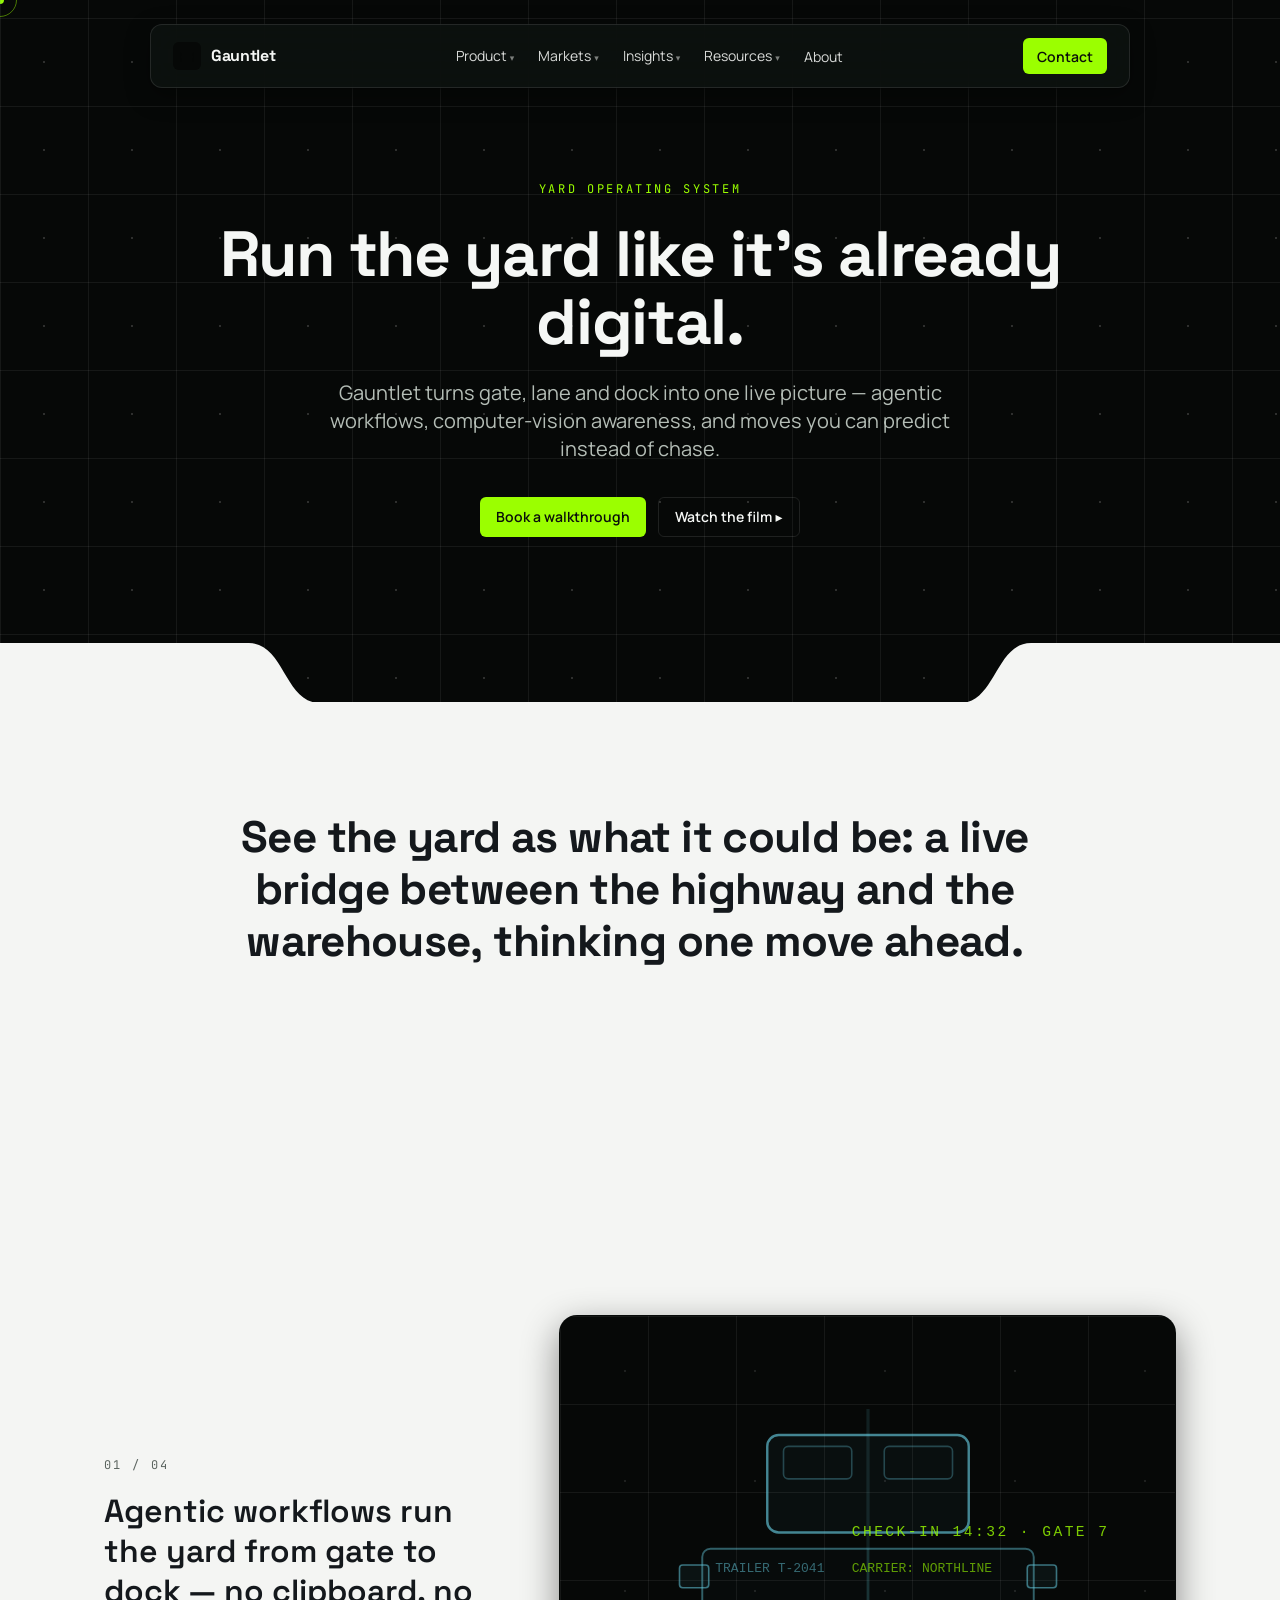
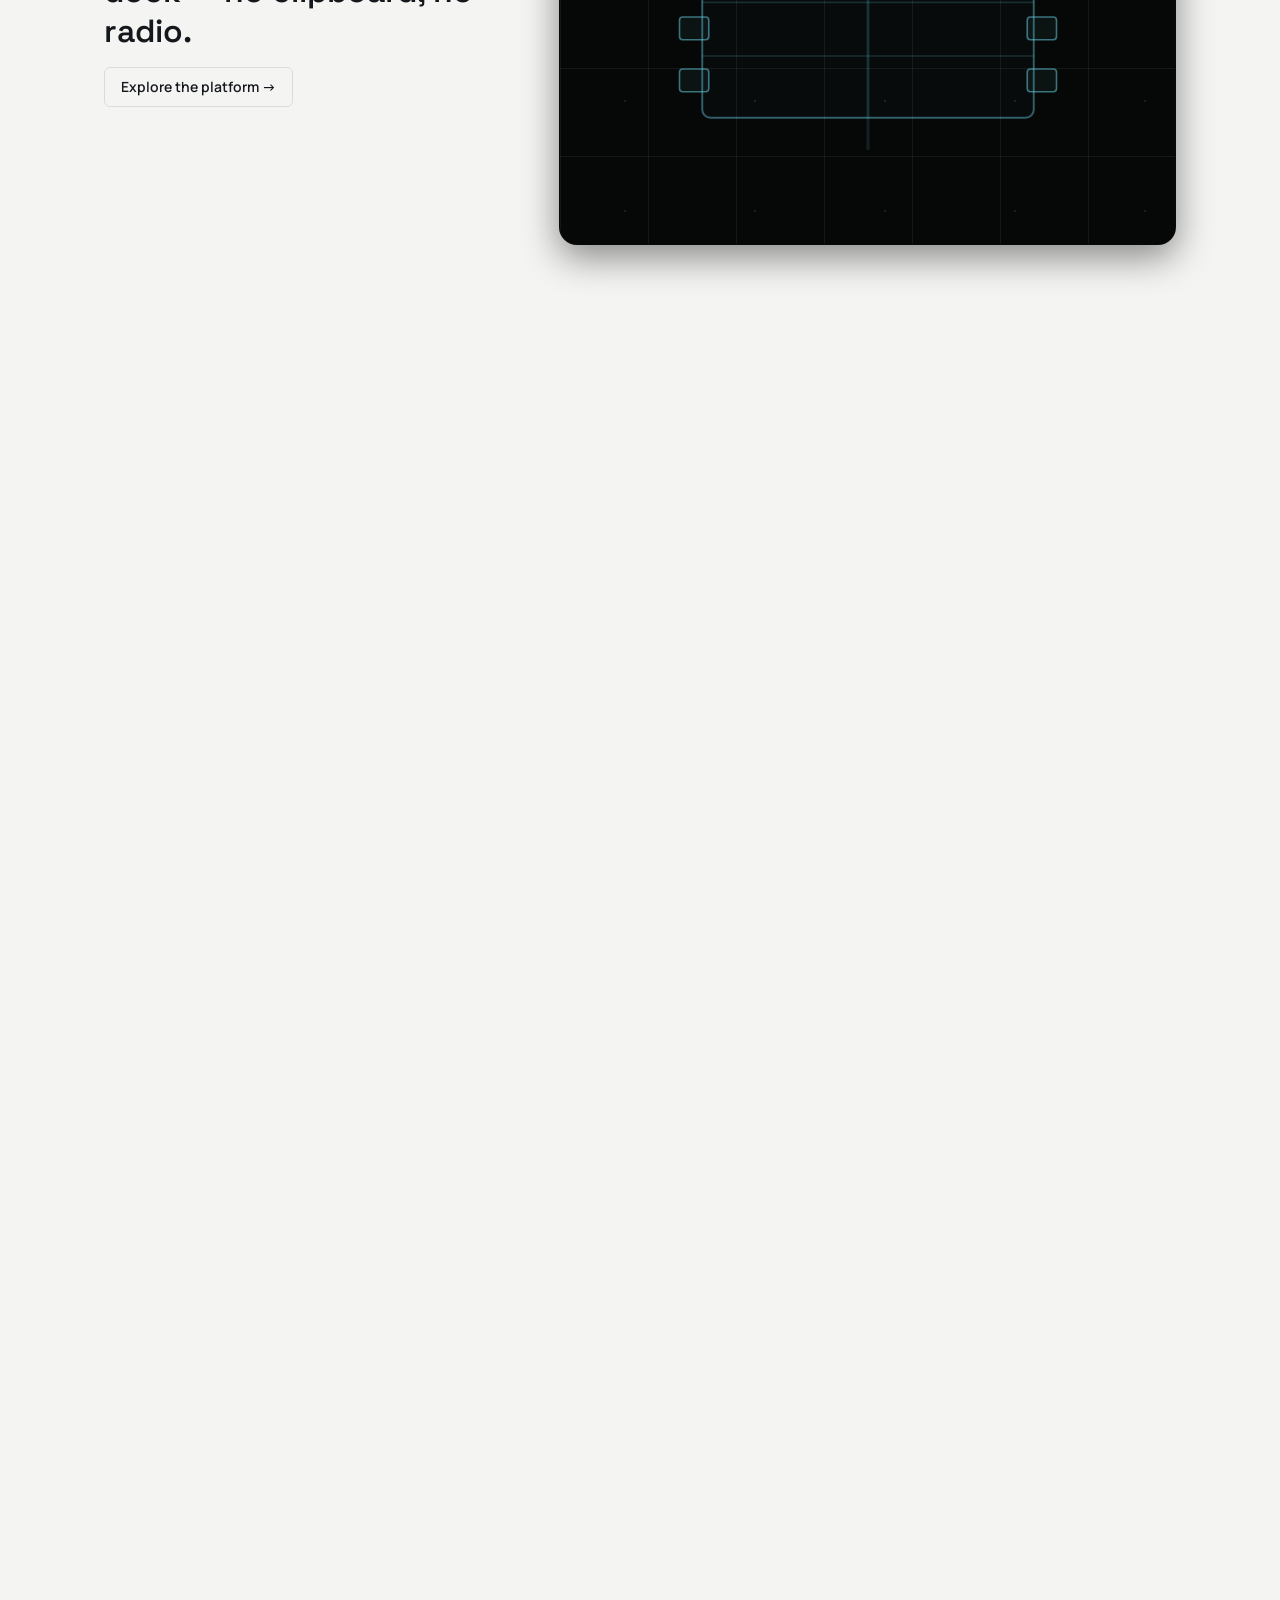
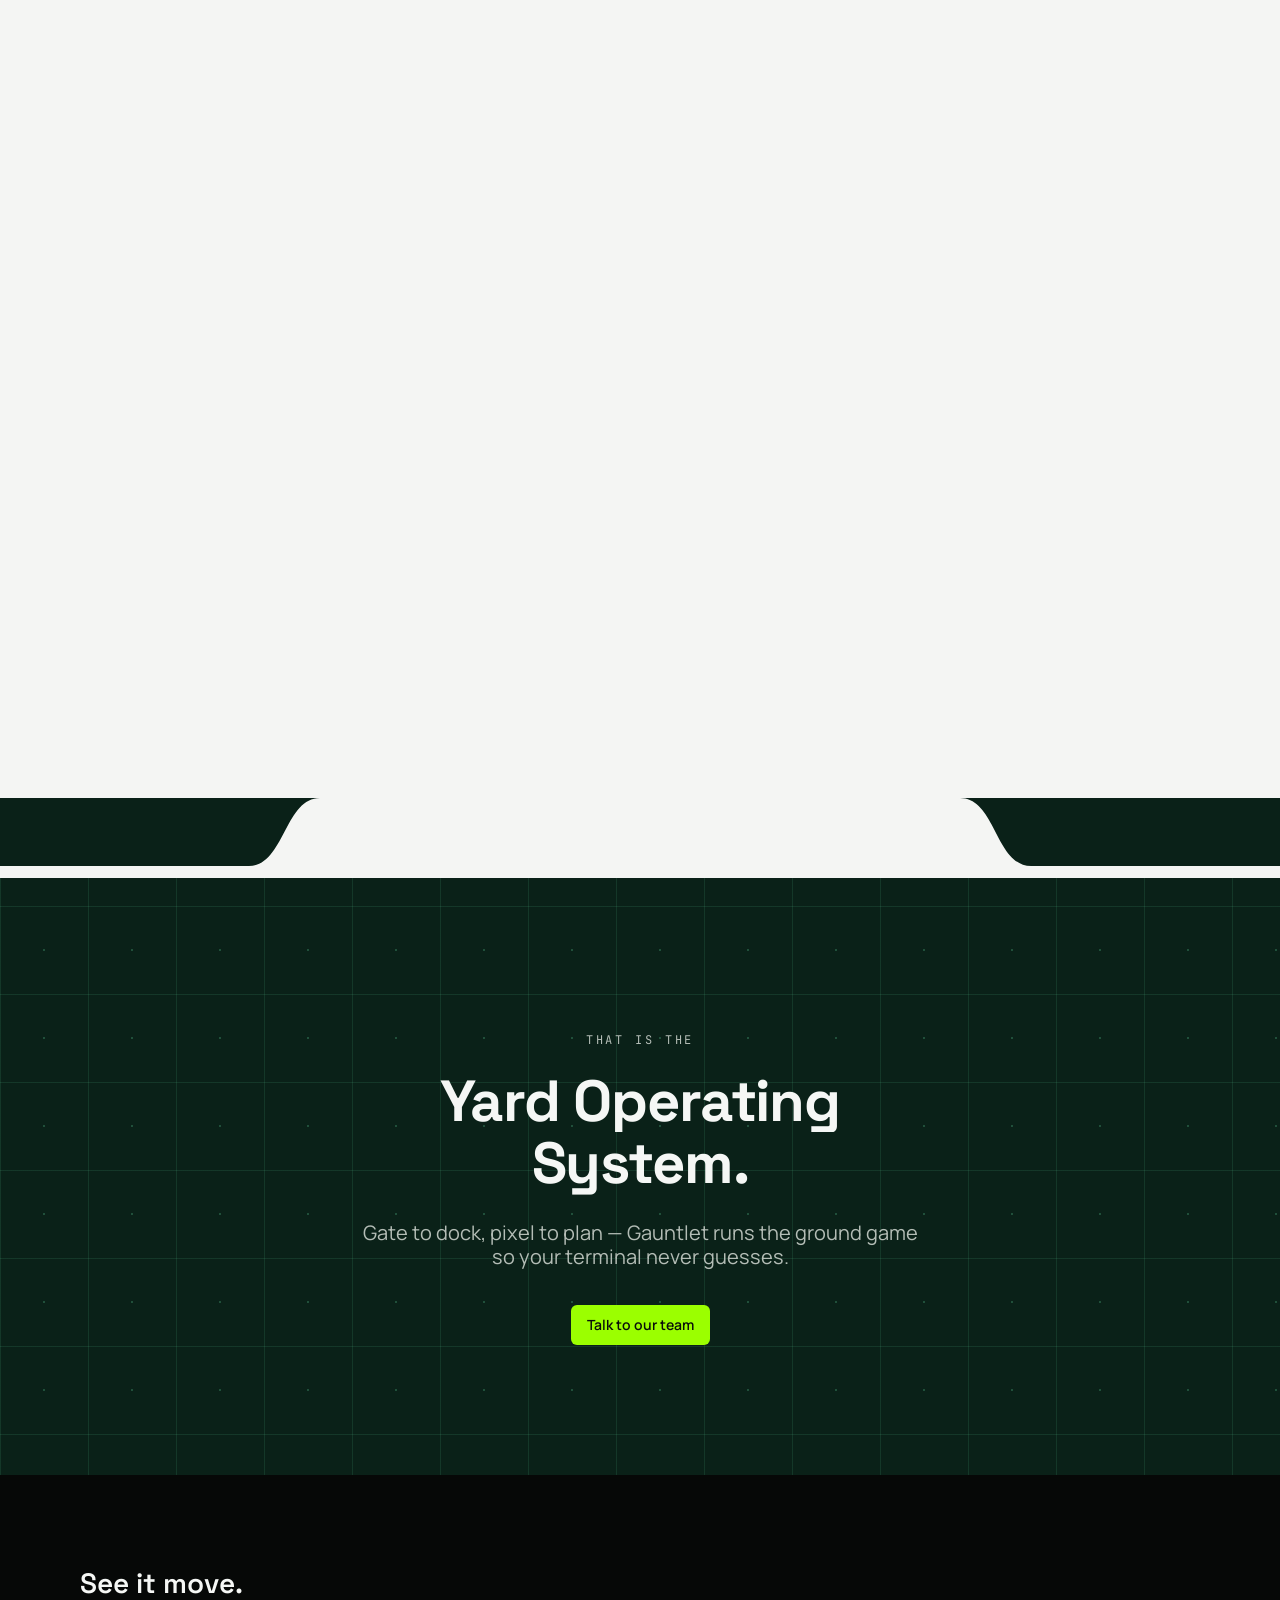
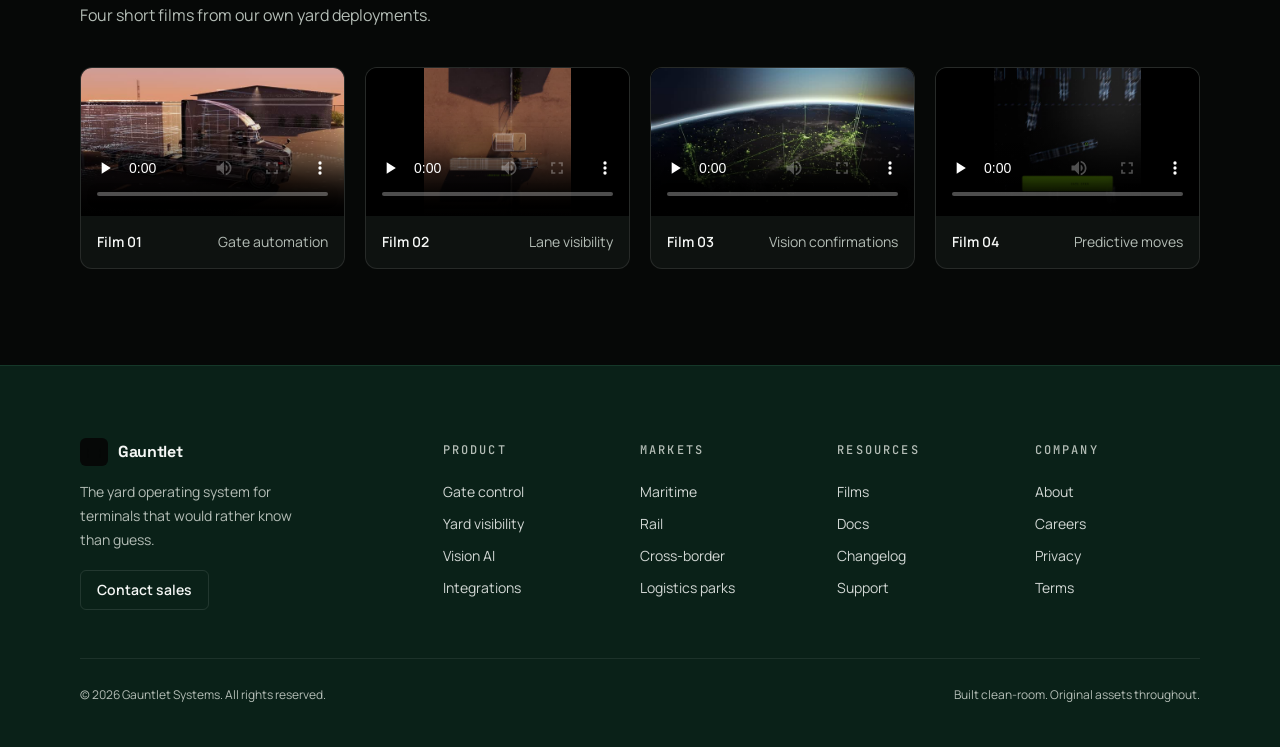
<file: gauntlet-yms.html>
<!DOCTYPE html>
<html lang="en">
<head>
<meta charset="UTF-8">
<meta name="viewport" content="width=device-width, initial-scale=1.0">
<title>Gauntlet — Yard Operating System</title>
<meta name="description" content="Gauntlet YMS: agentic gate-to-dock workflows, computer-vision yard awareness, and one live picture of every move.">
<!--
  Clean-room rebuild (replica-build). Structure/UX patterns from replica/recon.md.
  All copy, names, glyphs and code here are original. Design values come from
  replica/design/tokens.css (see :root below — inlined for single-file shipping).
-->
<link rel="preconnect" href="https://fonts.googleapis.com">
<link rel="preconnect" href="https://fonts.gstatic.com" crossorigin>
<link href="https://fonts.googleapis.com/css2?family=Space+Grotesk:wght@500;600;700&family=Manrope:wght@400;500;600;700&family=JetBrains+Mono:wght@400;500;700&display=swap" rel="stylesheet">
<style>
/* ── tokens.css (generated by replica-design, inlined) ─────────────────── */
*,*::before,*::after{margin:0;padding:0;box-sizing:border-box}
:root{
  --bg-dark:#060807;--bg-light:#f4f5f3;--surface-dark:#0e1210;--surface-light:#ffffff;
  --teal-deep:#0a2118;--border-dark:rgba(255,255,255,.10);--border-light:#d9ddd8;
  --text-on-dark:#f5f7f5;--muted-on-dark:#b4bdb6;--text-on-light:#14181c;--muted-on-light:#5c6560;
  --accent:#9bff00;--on-accent:#0a0f0a;--cyan-viz:#64c8dc;--danger:#e5484d;--success:#46a37c;
  --fs-xs:12px;--lh-xs:16px;--fw-xs:500;--fs-sm:14px;--lh-sm:20px;--fw-sm:400;
  --fs-base:16px;--lh-base:24px;--fw-base:400;--fs-lg:20px;--lh-lg:28px;--fw-lg:500;
  --fs-xl:28px;--lh-xl:34px;--fw-xl:600;--fs-display-sm:40px;--lh-display-sm:46px;--fw-display-sm:700;
  --fs-display:64px;--lh-display:70px;--fw-display:700;
  --r-sm:6px;--r-md:12px;--r-lg:18px;--r-pill:999px;
  --shadow-card:0 1px 2px rgba(0,0,0,.4),0 8px 24px rgba(0,0,0,.35);
  --shadow-pop:0 12px 36px rgba(0,0,0,.45);
  --fast:120ms;--base:240ms;--slow:700ms;--ease:cubic-bezier(.2,.8,.2,1);
  --font-display:'Space Grotesk',system-ui,sans-serif;
  --font-sans:'Manrope',system-ui,-apple-system,'Segoe UI',Roboto,sans-serif;
  --font-mono:'JetBrains Mono',ui-monospace,SFMono-Regular,Menlo,monospace;
  --max-w:1120px;--nav-h:64px;--nav-top:24px;
}
html{scroll-behavior:auto}
body{font-family:var(--font-sans);background:var(--bg-dark);color:var(--text-on-dark);overflow-x:hidden;font-size:var(--fs-base);line-height:var(--lh-base)}
a{color:inherit;text-decoration:none}
:focus-visible{outline:2px solid var(--accent);outline-offset:3px;border-radius:var(--r-sm)}

/* ── custom cursor (pointer:fine only) ── */
#curDot,#curRing{position:fixed;top:0;left:0;pointer-events:none;z-index:9999;border-radius:50%;transform:translate(-50%,-50%);will-change:transform;display:none}
#curDot{width:8px;height:8px;background:var(--accent);mix-blend-mode:difference}
#curRing{width:34px;height:34px;border:1.5px solid rgba(155,255,0,.45);z-index:9998;transition:width var(--base) var(--ease),height var(--base) var(--ease),border-color var(--base)}
@media (pointer:fine){body.cursor-fx{cursor:none}}

/* ── navbar ── */
nav.pill{position:fixed;top:var(--nav-top);left:50%;transform:translateX(-50%);width:min(980px,calc(100% - 32px));height:var(--nav-h);display:flex;align-items:center;justify-content:space-between;gap:16px;padding:0 22px;border-radius:var(--r-md);border:1px solid var(--border-dark);background:rgba(14,18,16,.85);backdrop-filter:blur(18px) saturate(160%);-webkit-backdrop-filter:blur(18px) saturate(160%);box-shadow:var(--shadow-card);z-index:1000;transition:background var(--base) ease,border-color var(--base) ease,color var(--base) ease}
nav.pill.on-light{background:rgba(255,255,255,.88);border-color:var(--border-light);color:var(--text-on-light)}
nav.pill.on-teal{background:rgba(10,33,24,.92);border-color:rgba(100,220,160,.14)}
.brand{display:flex;align-items:center;gap:10px;flex-shrink:0}
.brand-mark{width:28px;height:28px;border-radius:var(--r-sm);background:currentColor;color:var(--bg-dark);display:grid;place-items:center}
nav.on-light .brand-mark{background:var(--text-on-light)}
.brand-mark svg{width:16px;height:16px;display:block}
.brand-name{font-family:var(--font-display);font-weight:700;font-size:16px;letter-spacing:-.02em;color:inherit}
.nav-links{display:flex;align-items:center;gap:2px;list-style:none}
.nav-links a{font-size:var(--fs-sm);padding:6px 11px;border-radius:8px;color:inherit;opacity:.88;transition:background var(--fast),opacity var(--fast)}
.nav-links a:hover{background:rgba(255,255,255,.09);opacity:1}
nav.on-light .nav-links a:hover{background:rgba(0,0,0,.06)}
.caret{font-size:9px;opacity:.55;margin-left:3px}
.btn{display:inline-flex;align-items:center;justify-content:center;gap:8px;font-family:var(--font-sans);font-weight:600;font-size:var(--fs-sm);border-radius:var(--r-sm);border:0;cursor:pointer;transition:filter var(--fast),transform var(--fast),background var(--fast)}
.btn:active{transform:translateY(1px)}
.btn-primary{background:var(--accent);color:var(--on-accent);height:40px;padding:0 16px}
.btn-primary:hover{filter:brightness(1.07)}
.btn-ghost{background:transparent;color:inherit;border:1px solid var(--border-dark);height:40px;padding:0 16px}
nav.on-light .btn-ghost{border-color:var(--border-light)}
.nav-cta{height:36px;padding:0 14px}
@media (max-width:860px){.nav-links{display:none}}

/* ── grid background layers ── */
.grid-bg{position:absolute;inset:-10% 0;background-image:linear-gradient(rgba(255,255,255,.065) 1px,transparent 1px),linear-gradient(90deg,rgba(255,255,255,.065) 1px,transparent 1px);background-size:88px 88px;pointer-events:none;will-change:transform}
.dots-bg{position:absolute;inset:-10% 0;background-image:radial-gradient(rgba(255,255,255,.16) 1px,transparent 1.4px);background-size:88px 88px;pointer-events:none;will-change:transform}
.teal .grid-bg{background-image:linear-gradient(rgba(100,220,160,.12) 1px,transparent 1px),linear-gradient(90deg,rgba(100,220,160,.12) 1px,transparent 1px)}
.teal .dots-bg{background-image:radial-gradient(rgba(100,220,160,.25) 1px,transparent 1.4px)}

/* ── sections ── */
section{position:relative}
.hero{min-height:78vh;display:grid;place-items:center;padding:calc(var(--nav-top) + var(--nav-h) + 64px) 24px 140px;overflow:hidden}
.hero-inner{position:relative;max-width:var(--max-w);text-align:center;z-index:2}
.eyebrow{font-family:var(--font-mono);font-size:var(--fs-xs);letter-spacing:.22em;text-transform:uppercase;color:var(--accent);margin-bottom:20px}
.hero h1{font-family:var(--font-display);font-size:clamp(34px,6vw,var(--fs-display));line-height:1.06;font-weight:700;letter-spacing:-.02em;max-width:900px;margin:0 auto}
.hero p.sub{color:var(--muted-on-dark);max-width:620px;margin:22px auto 34px;font-size:var(--fs-lg);line-height:var(--lh-lg)}
.hero-actions{display:flex;gap:12px;justify-content:center;flex-wrap:wrap}
.scallop{display:block;width:100%;height:72px;margin-bottom:-1px}

/* thesis band (light) */
.thesis{background:var(--bg-light);color:var(--text-on-light);padding:110px 24px 130px;text-align:center}
.thesis h2{font-family:var(--font-display);font-size:clamp(26px,4.4vw,44px);line-height:1.18;font-weight:700;max-width:920px;margin:0 auto;letter-spacing:-.015em}
.wmask{display:inline-block;overflow:hidden;vertical-align:bottom}
.wmask>span{display:inline-block;transform:translateY(110%);transition:transform var(--slow) var(--ease)}
.revealed .wmask>span{transform:translateY(0)}

/* story (light continues) */
.story{background:var(--bg-light);color:var(--text-on-light);position:relative}
.story-sticky{position:sticky;top:0;min-height:100vh;display:grid;grid-template-columns:minmax(300px,38%) 1fr;align-items:center;gap:48px;max-width:var(--max-w);margin:0 auto;padding:calc(var(--nav-top) + var(--nav-h) + 24px) 24px 48px}
.step-num{font-family:var(--font-mono);font-size:var(--fs-xs);letter-spacing:.2em;color:var(--muted-on-light);margin-bottom:14px}
.titles{position:relative;min-height:150px}
.title{position:absolute;inset:0;font-family:var(--font-display);font-size:clamp(22px,2.6vw,32px);line-height:1.25;font-weight:600;opacity:0;transform:translateY(28px);transition:opacity var(--slow) var(--ease),transform var(--slow) var(--ease);pointer-events:none}
.title.active{opacity:1;transform:translateY(0)}
.title.exit-up{opacity:0;transform:translateY(-18px)}
.viz{position:relative;aspect-ratio:1/.86;background:var(--bg-dark);border:1px solid rgba(20,24,28,.12);border-radius:var(--r-lg);box-shadow:var(--shadow-pop);overflow:hidden}
.viz .grid-bg,.viz .dots-bg{inset:0}
.viz-stars{position:absolute;inset:0;background-image:radial-gradient(rgba(255,255,255,.35) .8px,transparent 1px);background-size:130px 110px;opacity:.28;pointer-events:none}
.scene{position:absolute;inset:0;display:grid;place-items:center;opacity:0;transition:opacity .65s ease}
.scene.active{opacity:1}
.scene svg{width:86%;max-width:520px;height:auto}
#scanLine{position:absolute;left:6%;right:6%;top:18%;height:2px;background:linear-gradient(90deg,transparent,var(--accent),transparent);opacity:0;pointer-events:none}
#scanLine.sweeping{animation:sweep 2.2s var(--ease) 1 forwards}
@keyframes sweep{0%{opacity:0;top:18%}12%{opacity:.9}88%{opacity:.9}100%{opacity:0;top:82%}}
.reticle{transform-origin:center;animation:spin 5s linear infinite}
@keyframes spin{to{transform:rotate(360deg)}}
.pulse{animation:pulse 3s ease-in-out infinite}
@keyframes pulse{0%,100%{r:28}50%{r:36}}
.progress-dots{position:fixed;right:22px;top:50%;transform:translateY(-50%);display:flex;flex-direction:column;gap:12px;z-index:900;opacity:0;transition:opacity var(--base);pointer-events:none}
.progress-dots.show{opacity:1;pointer-events:auto}
.pdot{width:8px;height:8px;border-radius:50%;background:rgba(20,24,28,.28);border:0;cursor:pointer;transition:transform var(--base) var(--ease),background var(--base)}
.pdot.active{background:var(--accent);transform:scale(1.5)}
.story-spacer{height:400vh}

/* closing (teal) */
.closing{background:var(--teal-deep);color:var(--text-on-dark);padding:150px 24px 130px;text-align:center;overflow:hidden}
.closing .inner{position:relative;z-index:2}
.closing .kicker{font-family:var(--font-mono);font-size:var(--fs-xs);letter-spacing:.24em;text-transform:uppercase;color:var(--muted-on-dark);margin-bottom:18px}
.closing h2{font-family:var(--font-display);font-size:clamp(30px,5.4vw,58px);line-height:1.08;font-weight:700;letter-spacing:-.02em}
.closing .lmask{display:block;overflow:hidden}
.closing .lmask>span{display:inline-block;transform:translateY(110%);transition:transform var(--slow) var(--ease)}
.closing.revealed .lmask>span{transform:translateY(0)}
.closing p.after{color:var(--muted-on-dark);max-width:560px;margin:26px auto 36px;font-size:var(--fs-lg)}

/* media strip */
.media{background:var(--bg-dark);padding:96px 24px}
.media .head{max-width:var(--max-w);margin:0 auto 40px}
.media h3{font-family:var(--font-display);font-size:var(--fs-xl);font-weight:600}
.media .head p{color:var(--muted-on-dark);margin-top:8px}
.cards{max-width:var(--max-w);margin:0 auto;display:grid;grid-template-columns:repeat(auto-fit,minmax(260px,1fr));gap:20px}
.card{background:var(--surface-dark);border:1px solid var(--border-dark);border-radius:var(--r-md);overflow:hidden;transition:transform var(--base) var(--ease),box-shadow var(--base),border-color var(--base)}
.card:hover{transform:translateY(-4px);box-shadow:var(--shadow-pop);border-color:rgba(155,255,0,.4)}
.card video{width:100%;aspect-ratio:16/9;display:block;background:#000}
.card .cap{padding:14px 16px;font-size:var(--fs-sm);color:var(--muted-on-dark);display:flex;justify-content:space-between;gap:8px}
.card .cap b{color:var(--text-on-dark);font-weight:600}

/* footer */
footer{background:var(--teal-deep);color:var(--text-on-dark);padding:72px 24px 40px;border-top:1px solid rgba(100,220,160,.12)}
.fgrid{max-width:var(--max-w);margin:0 auto;display:grid;grid-template-columns:2fr repeat(4,1fr);gap:32px}
.fcol h4{font-family:var(--font-mono);font-size:var(--fs-xs);letter-spacing:.18em;text-transform:uppercase;color:var(--muted-on-dark);font-weight:500;margin-bottom:14px}
.fcol a{display:block;font-size:var(--fs-sm);opacity:.85;padding:4px 0}
.fcol a:hover{opacity:1;color:var(--accent)}
.fbottom{max-width:var(--max-w);margin:48px auto 0;padding-top:24px;border-top:1px solid rgba(255,255,255,.08);display:flex;justify-content:space-between;gap:16px;flex-wrap:wrap;font-size:var(--fs-xs);color:var(--muted-on-dark)}
@media (max-width:860px){.fgrid{grid-template-columns:1fr 1fr}}

/* mobile story fallback */
@media (max-width:768px){
  .story-sticky{position:static;min-height:0;grid-template-columns:1fr;padding-top:120px}
  .titles{position:static;min-height:0}
  .title{position:static;opacity:1;transform:none;margin:0 0 18px;pointer-events:auto}
  .step-num,.progress-dots{display:none}
  .story-spacer{height:0}
  .scene{position:static;opacity:1}
  .scenes-mobile{display:grid;gap:18px}
}

/* reduced motion: kill animations, show final states */
@media (prefers-reduced-motion:reduce){
  *,*::before,*::after{animation-duration:.01ms !important;animation-iteration-count:1 !important;transition-duration:.01ms !important}
  .wmask>span,.closing .lmask>span{transform:none !important}
  #curDot,#curRing{display:none !important}
}
</style>
</head>
<body>

<a class="skip-link" href="#main" style="position:absolute;left:-9999px;top:0;background:var(--accent);color:var(--on-accent);padding:8px 14px;z-index:10001;border-radius:0 0 8px 0" onfocus="this.style.left='0'" onblur="this.style.left='-9999px'">Skip to content</a>

<div id="curDot"></div><div id="curRing"></div>

<nav class="pill" id="navbar" aria-label="Primary">
  <a class="brand" href="#" aria-label="Gauntlet home">
    <span class="brand-mark" aria-hidden="true">
      <!-- original glyph: two posts + beam = a yard gate -->
      <svg viewBox="0 0 16 16" fill="none" stroke="currentColor" stroke-width="1.8"><path d="M2 14V4m12 10V4M2 4h12M2 9h12"/></svg>
    </span>
    <span class="brand-name">Gauntlet</span>
  </a>
  <ul class="nav-links">
    <li><a href="#story">Product<span class="caret" aria-hidden="true">▾</span></a></li>
    <li><a href="#closing">Markets<span class="caret" aria-hidden="true">▾</span></a></li>
    <li><a href="#media">Insights<span class="caret" aria-hidden="true">▾</span></a></li>
    <li><a href="#media">Resources<span class="caret" aria-hidden="true">▾</span></a></li>
    <li><a href="#footer">About</a></li>
  </ul>
  <button class="btn btn-primary nav-cta">Contact</button>
</nav>

<main id="main">

<!-- HERO -->
<section class="hero" id="hero" aria-labelledby="heroTitle">
  <div class="grid-bg" data-parallax="25" aria-hidden="true"></div>
  <div class="dots-bg" data-parallax="18" aria-hidden="true"></div>
  <div class="hero-inner">
    <p class="eyebrow">Yard Operating System</p>
    <h1 id="heroTitle">Run the yard like it's already digital.</h1>
    <p class="sub">Gauntlet turns gate, lane and dock into one live picture — agentic workflows, computer-vision awareness, and moves you can predict instead of chase.</p>
    <div class="hero-actions">
      <button class="btn btn-primary">Book a walkthrough</button>
      <button class="btn btn-ghost">Watch the film ▸</button>
    </div>
  </div>
  <svg class="scallop" style="position:absolute;bottom:0;left:0" viewBox="0 0 1440 72" preserveAspectRatio="none" aria-hidden="true">
    <path d="M0,72 L0,12 C0,12 200,12 280,12 C320,12 320,72 360,72 L1080,72 C1120,72 1120,12 1160,12 C1240,12 1440,12 1440,12 L1440,72 Z" fill="var(--bg-light)"/>
  </svg>
</section>

<!-- THESIS -->
<section class="thesis" id="thesis" aria-label="Product thesis">
  <h2 class="reveal-words">See the yard as what it could be: a live bridge between the highway and the warehouse, thinking one move ahead.</h2>
</section>

<!-- SCROLL STORY -->
<section class="story" id="story" aria-label="How Gauntlet works">
  <div class="story-sticky" id="storySticky">
    <div>
      <div class="step-num" id="stepNum" aria-live="polite">01 / 04</div>
      <div class="titles" id="titles">
        <p class="title" data-i="0">Agentic workflows run the yard from gate to dock — no clipboard, no radio.</p>
        <p class="title" data-i="1">One live view of every lane, spot and door. A single pane of glass for the whole operation.</p>
        <p class="title" data-i="2">Computer vision reads the yard through cameras you already own, confirming each move automatically.</p>
        <p class="title" data-i="3">Digitally transformed, data-rich, predictive: the yard starts telling you what happens next.</p>
      </div>
      <p style="margin-top:26px"><button class="btn btn-ghost" style="color:var(--text-on-light);border-color:var(--border-light)">Explore the platform →</button></p>
    </div>
    <div class="viz" role="img" aria-label="Animated schematic of yard operations: truck check-in, dock lanes, AI camera scanning, and an automated gate release.">
      <div class="grid-bg" aria-hidden="true"></div>
      <div class="viz-stars" aria-hidden="true"></div>

      <!-- Scene 0 · check-in -->
      <div class="scene" id="scene0" aria-hidden="true">
        <svg viewBox="0 0 320 210" fill="none">
          <line x1="160" y1="0" x2="160" y2="210" stroke="rgba(100,200,220,.12)" stroke-width="2"/>
          <rect x="98" y="16" width="124" height="60" rx="7" stroke="rgba(100,200,220,.65)" stroke-width="1.5" fill="rgba(100,200,220,.04)"/>
          <rect x="108" y="23" width="42" height="20" rx="3" stroke="rgba(100,200,220,.3)" fill="none"/>
          <rect x="170" y="23" width="42" height="20" rx="3" stroke="rgba(100,200,220,.3)" fill="none"/>
          <rect x="58" y="86" width="204" height="104" rx="5" stroke="rgba(100,200,220,.45)" stroke-width="1.2" fill="rgba(100,200,220,.02)"/>
          <line x1="58" y1="119" x2="262" y2="119" stroke="rgba(100,200,220,.18)"/>
          <line x1="58" y1="152" x2="262" y2="152" stroke="rgba(100,200,220,.18)"/>
          <line x1="160" y1="86" x2="160" y2="190" stroke="rgba(100,200,220,.12)"/>
          <rect x="44" y="96" width="18" height="14" rx="2" stroke="rgba(100,200,220,.55)" fill="rgba(100,200,220,.06)"/>
          <rect x="44" y="128" width="18" height="14" rx="2" stroke="rgba(100,200,220,.55)" fill="rgba(100,200,220,.06)"/>
          <rect x="44" y="160" width="18" height="14" rx="2" stroke="rgba(100,200,220,.55)" fill="rgba(100,200,220,.06)"/>
          <rect x="258" y="96" width="18" height="14" rx="2" stroke="rgba(100,200,220,.55)" fill="rgba(100,200,220,.06)"/>
          <rect x="258" y="128" width="18" height="14" rx="2" stroke="rgba(100,200,220,.55)" fill="rgba(100,200,220,.06)"/>
          <rect x="258" y="160" width="18" height="14" rx="2" stroke="rgba(100,200,220,.55)" fill="rgba(100,200,220,.06)"/>
          <text x="150" y="78" fill="rgba(155,255,0,.8)" font-family="monospace" font-size="9" letter-spacing="1.5">CHECK-IN 14:32 · GATE 7</text>
          <text x="66" y="100" fill="rgba(100,200,220,.5)" font-family="monospace" font-size="8">TRAILER T-2041</text>
          <text x="150" y="100" fill="rgba(155,255,0,.6)" font-family="monospace" font-size="8">CARRIER: NORTHLINE</text>
        </svg>
      </div>

      <!-- Scene 1 · lanes -->
      <div class="scene" id="scene1" aria-hidden="true">
        <svg viewBox="0 0 520 440" fill="none">
          <g transform="translate(20,30)"><rect width="72" height="380" rx="5" stroke="rgba(100,200,220,.22)"/><text x="36" y="-10" text-anchor="middle" fill="rgba(100,200,220,.35)" font-family="monospace" font-size="10">A4</text><rect x="6" y="8" width="60" height="100" rx="3" stroke="rgba(100,200,220,.42)" fill="rgba(100,200,220,.03)"/><rect x="6" y="116" width="60" height="76" rx="3" stroke="rgba(100,200,220,.25)"/></g>
          <g transform="translate(108,30)"><rect width="72" height="380" rx="5" stroke="rgba(100,200,220,.22)"/><text x="36" y="-10" text-anchor="middle" fill="rgba(100,200,220,.35)" font-family="monospace" font-size="10">B1</text><rect x="6" y="8" width="60" height="100" rx="3" stroke="rgba(100,200,220,.42)" fill="rgba(100,200,220,.03)"/></g>
          <g transform="translate(196,30)"><rect width="72" height="380" rx="5" stroke="rgba(155,255,0,.7)" stroke-width="1.5" fill="rgba(155,255,0,.03)"/><text x="36" y="-10" text-anchor="middle" fill="rgba(155,255,0,.8)" font-family="monospace" font-size="10">B2</text><rect x="6" y="8" width="60" height="100" rx="3" stroke="rgba(155,255,0,.55)" stroke-width="1.5" fill="rgba(155,255,0,.05)"/></g>
          <g transform="translate(284,30)"><rect width="72" height="380" rx="5" stroke="rgba(100,200,220,.22)"/><text x="36" y="-10" text-anchor="middle" fill="rgba(100,200,220,.35)" font-family="monospace" font-size="10">C1</text><rect x="6" y="8" width="60" height="100" rx="3" stroke="rgba(100,200,220,.42)" fill="rgba(100,200,220,.03)"/><rect x="6" y="116" width="60" height="76" rx="3" stroke="rgba(100,200,220,.25)"/></g>
          <g transform="translate(372,30)"><rect width="72" height="380" rx="5" stroke="rgba(100,200,220,.22)"/><text x="36" y="-10" text-anchor="middle" fill="rgba(100,200,220,.35)" font-family="monospace" font-size="10">D3</text><rect x="6" y="8" width="60" height="90" rx="3" stroke="rgba(100,200,220,.42)" fill="rgba(100,200,220,.03)"/></g>
          <line x1="20" y1="420" x2="500" y2="420" stroke="rgba(100,200,220,.25)" stroke-width="1.5" stroke-dasharray="8 5"/>
        </svg>
      </div>

      <!-- Scene 2 · vision -->
      <div class="scene" id="scene2" aria-hidden="true">
        <svg viewBox="0 0 520 440" fill="none">
          <g transform="translate(20,30)"><rect width="72" height="380" rx="5" stroke="rgba(100,200,220,.2)"/><rect x="6" y="8" width="60" height="100" rx="3" stroke="rgba(100,200,220,.35)" fill="rgba(100,200,220,.02)"/></g>
          <g transform="translate(108,30)"><rect width="72" height="380" rx="5" stroke="rgba(100,200,220,.2)"/><rect x="6" y="8" width="60" height="100" rx="3" stroke="rgba(100,200,220,.35)" fill="rgba(100,200,220,.02)"/><circle cx="36" cy="58" r="34" stroke="rgba(155,255,0,.5)" stroke-width="1.5" stroke-dasharray="5 3" class="reticle"/><circle cx="36" cy="58" r="4" fill="rgba(155,255,0,.85)"/></g>
          <g transform="translate(196,30)"><rect width="72" height="380" rx="5" stroke="rgba(100,200,220,.2)"/><rect x="6" y="8" width="60" height="100" rx="3" stroke="rgba(100,200,220,.35)" fill="rgba(100,200,220,.02)"/><circle cx="36" cy="58" r="30" stroke="rgba(155,255,0,.4)" stroke-width="1.5" class="pulse"/><circle cx="36" cy="58" r="4" fill="rgba(155,255,0,.65)"/></g>
          <g transform="translate(284,30)"><rect width="72" height="380" rx="5" stroke="rgba(100,200,220,.2)"/><rect x="6" y="8" width="60" height="100" rx="3" stroke="rgba(100,200,220,.35)" fill="rgba(100,200,220,.02)"/><circle cx="36" cy="168" r="34" stroke="rgba(155,255,0,.45)" stroke-width="1.5" stroke-dasharray="6 2" class="reticle"/><circle cx="36" cy="168" r="4" fill="rgba(155,255,0,.7)"/></g>
          <g transform="translate(372,30)"><rect width="72" height="380" rx="5" stroke="rgba(100,200,220,.2)"/><rect x="6" y="8" width="60" height="90" rx="3" stroke="rgba(100,200,220,.35)" fill="rgba(100,200,220,.02)"/></g>
          <rect x="324" y="302" width="60" height="98" rx="4" stroke="rgba(100,200,220,.6)" stroke-width="1.5"/>
          <rect x="330" y="308" width="48" height="38" rx="3" stroke="rgba(100,200,220,.35)"/>
        </svg>
        <div id="scanLine"></div>
      </div>

      <!-- Scene 3 · release -->
      <div class="scene" id="scene3" aria-hidden="true">
        <svg viewBox="0 0 520 460" fill="none">
          <g transform="translate(20,30)"><rect width="72" height="380" rx="5" stroke="rgba(100,200,220,.18)"/><rect x="6" y="8" width="60" height="100" rx="3" stroke="rgba(100,200,220,.3)" fill="rgba(100,200,220,.02)"/></g>
          <g transform="translate(108,30)"><rect width="72" height="380" rx="5" stroke="rgba(100,200,220,.18)"/><rect x="6" y="8" width="60" height="100" rx="3" stroke="rgba(100,200,220,.3)" fill="rgba(100,200,220,.02)"/></g>
          <g transform="translate(196,30)"><rect width="72" height="380" rx="5" stroke="rgba(155,255,0,.6)" stroke-width="1.5" fill="rgba(155,255,0,.04)"/><text x="36" y="-10" text-anchor="middle" fill="rgba(155,255,0,.7)" font-family="monospace" font-size="10">B2</text></g>
          <g transform="translate(284,30)"><rect width="72" height="380" rx="5" stroke="rgba(100,200,220,.18)"/><rect x="6" y="8" width="60" height="100" rx="3" stroke="rgba(100,200,220,.3)" fill="rgba(100,200,220,.02)"/></g>
          <g transform="translate(372,30)"><rect width="72" height="380" rx="5" stroke="rgba(100,200,220,.18)"/><rect x="6" y="8" width="60" height="90" rx="3" stroke="rgba(100,200,220,.3)" fill="rgba(100,200,220,.02)"/><rect x="6" y="108" width="60" height="60" rx="3" stroke="rgba(100,200,220,.18)"/></g>
          <rect x="160" y="298" width="228" height="48" rx="5" fill="rgba(155,255,0,.92)"/>
          <text x="274" y="327" text-anchor="middle" fill="#0a0f0a" font-family="monospace" font-size="11" font-weight="700" letter-spacing="2.5">GATE RELEASED</text>
          <rect x="20" y="365" width="480" height="48" rx="6" fill="rgba(8,16,12,.92)" stroke="rgba(100,200,220,.18)"/>
          <text x="44" y="393" fill="rgba(100,200,220,.65)" font-family="monospace" font-size="9.5" letter-spacing="1.5">NORTHLINE T-2041</text>
          <text x="300" y="393" fill="rgba(155,255,0,.9)" font-family="monospace" font-size="9.5" letter-spacing="1.5">MOVE TO SPOT C7</text>
        </svg>
      </div>
    </div>
  </div>
  <div class="story-spacer" aria-hidden="true"></div>
</section>

<!-- TEAL DIVIDER -->
<svg viewBox="0 0 1440 80" preserveAspectRatio="none" style="display:block;width:100%;height:80px;background:var(--bg-light)" aria-hidden="true">
  <path d="M0,0 L0,68 C0,68 200,68 280,68 C320,68 320,0 360,0 L1080,0 C1120,0 1120,68 1160,68 C1240,68 1440,68 1440,68 L1440,0 Z" fill="var(--teal-deep)"/>
</svg>

<!-- CLOSING -->
<section class="closing teal" id="closing" aria-labelledby="closingTitle">
  <div class="grid-bg" aria-hidden="true"></div>
  <div class="dots-bg" aria-hidden="true"></div>
  <div class="inner">
    <p class="kicker">That is the</p>
    <h2 id="closingTitle">
      <span class="lmask"><span>Yard Operating</span></span>
      <span class="lmask"><span>System.</span></span>
    </h2>
    <p class="after">Gate to dock, pixel to plan — Gauntlet runs the ground game so your terminal never guesses.</p>
    <button class="btn btn-primary">Talk to our team</button>
  </div>
</section>

<!-- MEDIA -->
<section class="media" id="media" aria-label="Product films">
  <div class="head">
    <h3>See it move.</h3>
    <p>Four short films from our own yard deployments.</p>
  </div>
  <div class="cards">
    <figure class="card"><video controls preload="none" poster="replica/posters/p1.jpg" src="Terminal Yard Operating System - The New Industry Standard in Yard Operations.mp4"></video><figcaption class="cap"><b>Film 01</b><span>Gate automation</span></figcaption></figure>
    <figure class="card"><video controls preload="none" poster="replica/posters/p2.jpg" src="Terminal Yard Operating System - The New Industry Standard in Yard Operations_2.mp4"></video><figcaption class="cap"><b>Film 02</b><span>Lane visibility</span></figcaption></figure>
    <figure class="card"><video controls preload="none" poster="replica/posters/p3.jpg" src="Terminal Yard Operating System - The New Industry Standard in Yard Operations_3.mp4"></video><figcaption class="cap"><b>Film 03</b><span>Vision confirmations</span></figcaption></figure>
    <figure class="card"><video controls preload="none" poster="replica/posters/p4.jpg" src="Terminal Yard Operating System - The New Industry Standard in Yard Operations_4.mp4"></video><figcaption class="cap"><b>Film 04</b><span>Predictive moves</span></figcaption></figure>
  </div>
</section>

</main>

<!-- FOOTER -->
<footer id="footer">
  <div class="fgrid">
    <div>
      <a class="brand" href="#" aria-label="Gauntlet home">
        <span class="brand-mark" aria-hidden="true"><svg viewBox="0 0 16 16" fill="none" stroke="currentColor" stroke-width="1.8"><path d="M2 14V4m12 10V4M2 4h12M2 9h12"/></svg></span>
        <span class="brand-name">Gauntlet</span>
      </a>
      <p style="color:var(--muted-on-dark);font-size:var(--fs-sm);margin-top:14px;max-width:26ch">The yard operating system for terminals that would rather know than guess.</p>
      <p style="margin-top:18px"><button class="btn btn-ghost" style="color:var(--text-on-dark)">Contact sales</button></p>
    </div>
    <div class="fcol"><h4>Product</h4><a href="#story">Gate control</a><a href="#story">Yard visibility</a><a href="#story">Vision AI</a><a href="#story">Integrations</a></div>
    <div class="fcol"><h4>Markets</h4><a href="#closing">Maritime</a><a href="#closing">Rail</a><a href="#closing">Cross-border</a><a href="#closing">Logistics parks</a></div>
    <div class="fcol"><h4>Resources</h4><a href="#media">Films</a><a href="#">Docs</a><a href="#">Changelog</a><a href="#">Support</a></div>
    <div class="fcol"><h4>Company</h4><a href="#">About</a><a href="#">Careers</a><a href="#">Privacy</a><a href="#">Terms</a></div>
  </div>
  <div class="fbottom"><span>© 2026 Gauntlet Systems. All rights reserved.</span><span>Built clean-room. Original assets throughout.</span></div>
</footer>

<div class="progress-dots" id="pdots" aria-hidden="false" role="group" aria-label="Story progress">
  <button class="pdot active" data-i="0" aria-label="Step 1"></button>
  <button class="pdot" data-i="1" aria-label="Step 2"></button>
  <button class="pdot" data-i="2" aria-label="Step 3"></button>
  <button class="pdot" data-i="3" aria-label="Step 4"></button>
</div>

<script>
(function(){
"use strict";
const RM = matchMedia('(prefers-reduced-motion: reduce)').matches;
const FINE = matchMedia('(pointer: fine)').matches;

/* ── custom cursor ── */
if (FINE && !RM) {
  document.body.classList.add('cursor-fx');
  const dot=document.getElementById('curDot'), ring=document.getElementById('curRing');
  dot.style.display=ring.style.display='block';
  let mx=0,my=0,rx=0,ry=0;
  addEventListener('mousemove',e=>{mx=e.clientX;my=e.clientY;dot.style.transform=`translate(${mx}px,${my}px) translate(-50%,-50%)`;});
  (function loop(){rx+=(mx-rx)*.14;ry+=(my-ry)*.14;ring.style.transform=`translate(${rx}px,${ry}px) translate(-50%,-50%)`;requestAnimationFrame(loop);})();
  document.querySelectorAll('a,button').forEach(el=>{
    el.addEventListener('mouseenter',()=>{ring.style.width='54px';ring.style.height='54px';ring.style.borderColor='rgba(155,255,0,.7)';});
    el.addEventListener('mouseleave',()=>{ring.style.width='34px';ring.style.height='34px';ring.style.borderColor='rgba(155,255,0,.45)';});
  });
}

/* generic reveal observer (declared first: used below) */
const io=new IntersectionObserver(entries=>{
  entries.forEach(en=>{ if(en.isIntersecting){en.target.classList.add('revealed');io.unobserve(en.target);} });
},{threshold:.25});

/* ── word-mask reveal (thesis) ── */
document.querySelectorAll('.reveal-words').forEach(h=>{
  const words=h.textContent.trim().split(/\s+/);
  h.textContent='';
  words.forEach((w,i)=>{
    const outer=document.createElement('span');outer.className='wmask';
    outer.style.marginRight='.24em';
    const inner=document.createElement('span');inner.textContent=w;
    inner.style.transitionDelay=(i*40)+'ms';
    outer.appendChild(inner);h.appendChild(outer);
  });
  io.observe(h);
});
io.observe(document.querySelector('.closing'));

/* ── scroll engine (vanilla, rAF-throttled) ── */
const nav=document.getElementById('navbar');
const story=document.getElementById('story');
const heroGrids=document.querySelectorAll('#hero [data-parallax]');
const titles=[...document.querySelectorAll('.title')];
const scenes=[...document.querySelectorAll('.scene')];
const stepNum=document.getElementById('stepNum');
const pdots=document.getElementById('pdots');
const dotsWrap=[...document.querySelectorAll('.pdot')];
let current=-1, ticking=false;

function setStep(i){
  if(i===current)return; current=i;
  stepNum.textContent='0'+(i+1)+' / 04';
  titles.forEach((t,idx)=>{
    t.classList.toggle('active',idx===i);
    t.classList.toggle('exit-up',idx<i);
  });
  scenes.forEach((s,idx)=>s.classList.toggle('active',idx===i));
  dotsWrap.forEach((d,idx)=>d.classList.toggle('active',idx===i));
  if(i===2 && !RM){const sl=document.getElementById('scanLine');sl.classList.remove('sweeping');void sl.offsetWidth;sl.classList.add('sweeping');}
}

function onScroll(){
  const y=scrollY, vh=innerHeight;
  /* nav zones */
  const th=document.getElementById('thesis').getBoundingClientRect();
  const st=story.getBoundingClientRect();
  const cl=document.getElementById('closing').getBoundingClientRect();
  const topEdge=y+ (parseInt(getComputedStyle(nav).top)+ 58);
  nav.classList.remove('on-light','on-teal');
  if(cl.top<=topEdge) nav.classList.add('on-teal');
  else if(th.top<=topEdge || (st.top<=topEdge && st.bottom>=topEdge)) nav.classList.add('on-light');
  /* hero parallax */
  if(!RM){
    const hp=Math.min(1,Math.max(0,y/(vh*.9)));
    heroGrids.forEach(g=>{const f=parseFloat(g.dataset.parallax)||20;g.style.transform=`translateY(${hp*f}%)`;});
  }
  /* story progress */
  const rect=story.getBoundingClientRect();
  const spacerH=story.querySelector('.story-spacer').offsetHeight;
  const start=rect.top+y - vh*0.0;
  const end=start+spacerH;
  const inZone = y>=start- vh*0.2 && y<=end;
  pdots.classList.toggle('show', inZone && innerWidth>768);
  if(spacerH>0){
    const p=Math.min(1,Math.max(0,(y-start)/Math.max(1,end-start-vh*0)));
    setStep(Math.min(3,Math.floor(p*4)));
  } else {
    /* mobile stacked mode: all visible via CSS */
  }
}
addEventListener('scroll',()=>{if(!ticking){ticking=true;requestAnimationFrame(()=>{onScroll();ticking=false;});}},{passive:true});
addEventListener('resize',onScroll,{passive:true});

dotsWrap.forEach(d=>d.addEventListener('click',()=>{
  const i=+d.dataset.i;
  const rect=story.getBoundingClientRect();
  const spacerH=story.querySelector('.story-spacer').offsetHeight;
  const start=rect.top+scrollY;
  scrollTo({top:start+(i/4)*spacerH+10,behavior:RM?'auto':'smooth'});
}));

setStep(0);
onScroll();
})();
</script>
</body>
</html>
</file>
